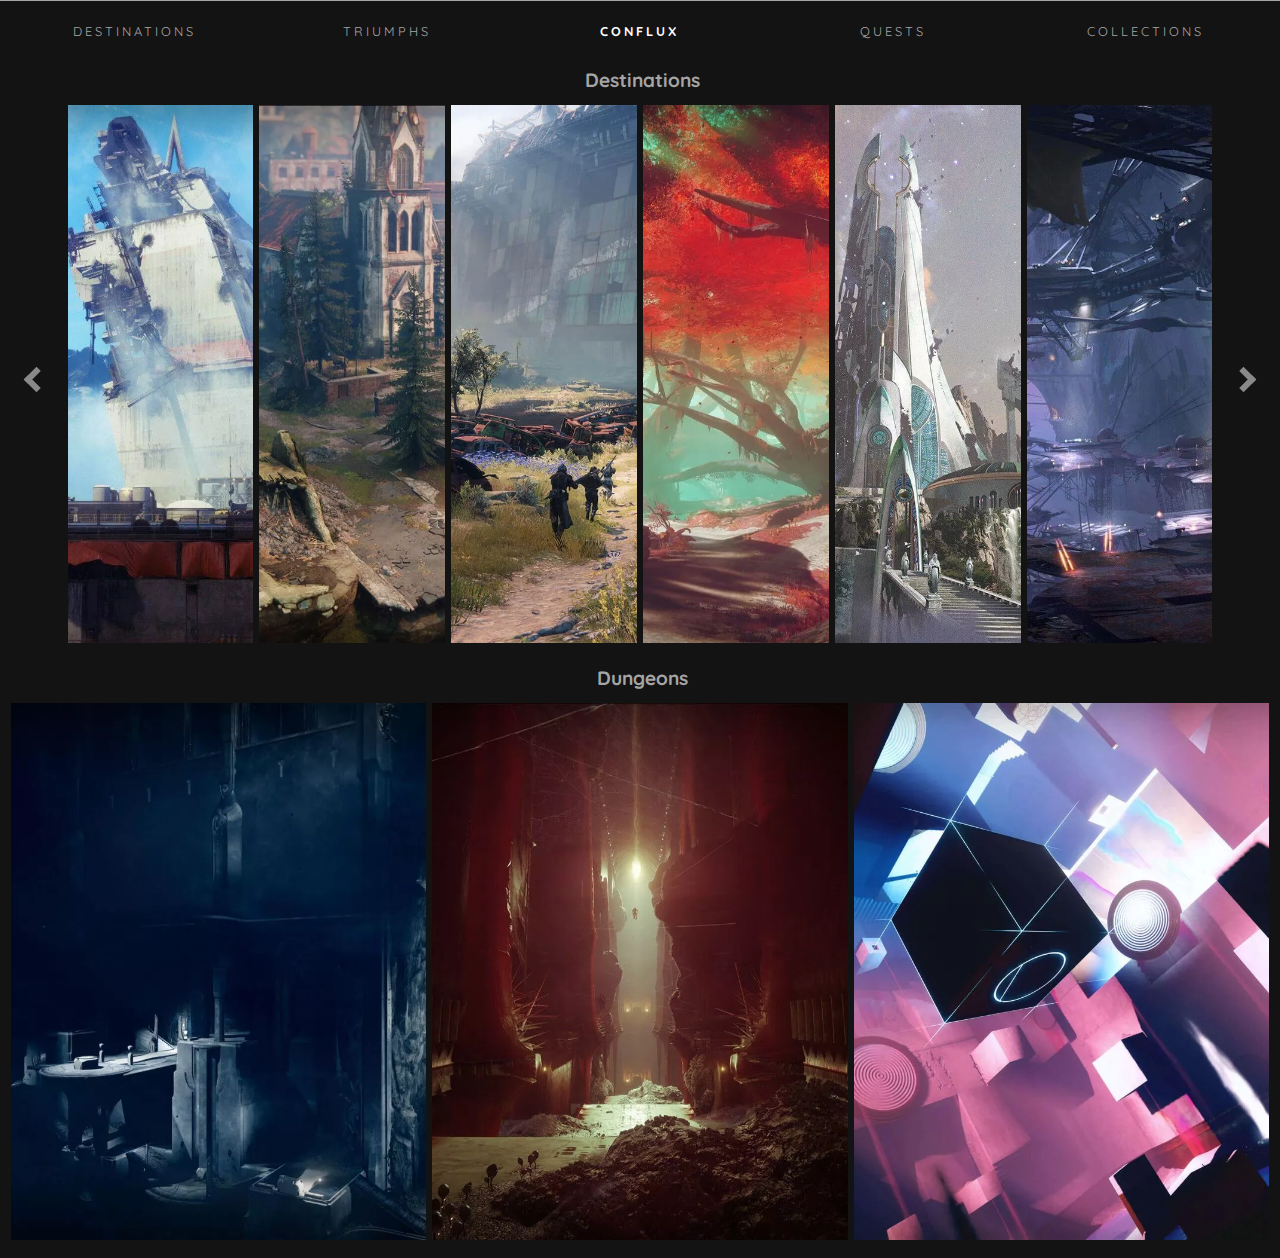
<file: destinations.html>
<!DOCTYPE html>
<html lang="en">
  <head>
    <meta charset="UTF-8" />
    <meta name="viewport" content="width=device-width, initial-scale=1.0" />
    <link rel="stylesheet" href="index.css" />
    <title>Conflux</title>
  </head>
  <body>
    <nav>
      <a href="destinations.html" class="navItem">DESTINATIONS</a>
      <a href="triumphs.html" class="navItem">TRIUMPHS</a>
      <a href="index.html" id="logo" class="navItem">CONFLUX</a>
      <a href="quests.html" class="navItem">QUESTS</a>
      <a href="collections.html" class="navItem">COLLECTIONS</a>
    </nav>

    <h1>Destinations</h1>

    <div class = "carousel" id="destinations">
      <button class = "button left" onclick="updateCarousel(this.className, this.parentElement, 'destination')"><i class="arrow left"></i></button>
      <div class="destination">
        <img src="images/destinations/tower.webp"/>
        <!--<p class="destinationlabel">Tower</p>-->
      </div>
      <div class="destination">
        <img src="images/destinations/edz.webp" />
        <!--<p class="destinationlabel">EDZ</p>-->
      </div>
      <div class="destination">
        <img src="images/destinations/cosmodrome.webp" />
        <!--<p class="destinationlabel">Cosmodrome</p>-->
      </div>
      <div class="destination">
        <img src="images/destinations/nessus.webp" />
        <!--<p class="destinationlabel">Nessus</p>-->
      </div>
      <div class="destination">
        <img src="images/destinations/dreamingcity.webp" />
        <!--<p class="destinationlabel">Dreaming City</p>-->
      </div>
      <div class="destination">
        <img src="images/destinations/tangledshore.webp" />
        <!--<p class="destinationlabel">Tangled Shore</p>-->
      </div>
      <!--
      <div class="destination">
        <img src="images/destinations/moon.webp" />
        <p class="destinationlabel">Moon</p>
      </div>
      <div class="destination">
        <img src="images/destinations/europa.webp" />
        <p class="destinationlabel">Europa</p>
      </div> -->
      <button class = "button right" onclick="updateCarousel(this.className, this.parentElement, 'destination')"><i class="arrow right"></i></button>
    </div>

    <h1>Dungeons</h1>

    <div class = "carousel" id="dungeons">
        <div class="destination">
          <img src="images/destinations/shatteredthrone.webp" />
          <!--<p class="destinationlabel">Shattered Throne</p>-->
        </div>
        <div class="destination">
          <img src="images/destinations/pitofheresy.webp" />
          <!--<p class="destinationlabel">Pit of Heresy</p>-->
        </div>
        <div class="destination">
          <img src="images/destinations/prophecy.webp" />
          <!--<p class="destinationlabel">Prophecy</p>-->
        </div>
    </div>
    <script src = "index.js"></script>
  </body>
</html>
</file>
<file: index.css>
html {
    font-family: Quicksand, sans-serif;
    padding: 0;
    margin: 0;
    background-color: rgb(19, 19, 19);
    color: rgb(165, 165, 165);
    box-sizing: border-box;
    border-top: 1px solid rgb(165, 165, 165);
}

nav {
    display: flex;
    flex-direction: row;
    justify-content:space-evenly;
    align-items: center;
    text-align: center;
    
}

.navItem {
    width: 100%;
    font-weight: thin;
    letter-spacing: 3px;
    cursor: pointer;
    padding: 1vw;
    box-sizing: border-box;
    border: 1px double rgba(255, 255, 255, 0);
    border-bottom: 4px solid rgba(255, 255, 255, 0);
    display: block;
    color: rgb(165, 165, 165);
    text-decoration: none;
    font-size: 1vw;
}

#logo {
    font-weight: bold;
    color: white;
}

.navItem:hover {
    animation-name: navhover;
    animation-duration: 1s;
    animation-fill-mode: both;
}

.carousel {
    display: flex;
    flex-direction: row;
    flex-wrap: no-wrap;
    justify-content: center;
}

.destination {
    min-width: 0;
    margin: 0 3px 10px 3px;
    display: flex;
    flex-basis: 100%;
    position: relative;
    cursor: pointer;
    background-size: cover;
    background-position: center;
}

.destinationlabel {
    position: absolute;
    bottom: 10px;
    right: 0;
    writing-mode: vertical-rl;
    transform: rotate(180deg);
    font-weight: bolder;
    font-size: 4vw;
    margin: 0;
    color: white;
    opacity: 70%;
}

.destination:hover .destinationlabel {
    opacity: 100%;
}

button {
    background-color: rgb(19, 19, 19);
    border: none;
    outline: none;
    flex-basis: 25%;
    opacity: 50%;
}

.button:hover {
    opacity: 100%;
}

.arrow {
    border: solid white;
    border-width: 0 3px 3px 0;
    display: inline-block;
    padding: 3px;
  }
  
.arrow.right {
    transform: rotate(-45deg) scale(2,2);
  }
  
.arrow.left {
    transform: rotate(135deg) scale(2,2);
  }

img {
    object-fit: cover;
    min-width: 0;
    min-height: 42vw;
    max-height: 84vw;
}

h1 {
    text-align: center;
    margin-left: 4px;
    font-size: 1.5vw;
    font-weight: 900;
}

::-webkit-scrollbar {
    width: 15px;
}
  
::-webkit-scrollbar-track {
    box-shadow: inset 0 0 5px rgb(19, 19, 19);
    border-radius: 20px;
}
  
::-webkit-scrollbar-thumb {
    background: rgb(80, 80, 80);
    border-radius: 20px;
}

::-webkit-scrollbar-thumb:hover {
    background: rgb(165, 165, 165);
}

@keyframes navhover {
    to {
        border: 1px double rgb(165, 165, 165);
        border-bottom: 4px solid rgb(165, 165, 165);
    }
}

@font-face {
    font-family: Quicksand;
    src: url(Quicksand.ttf);
}
</file>
